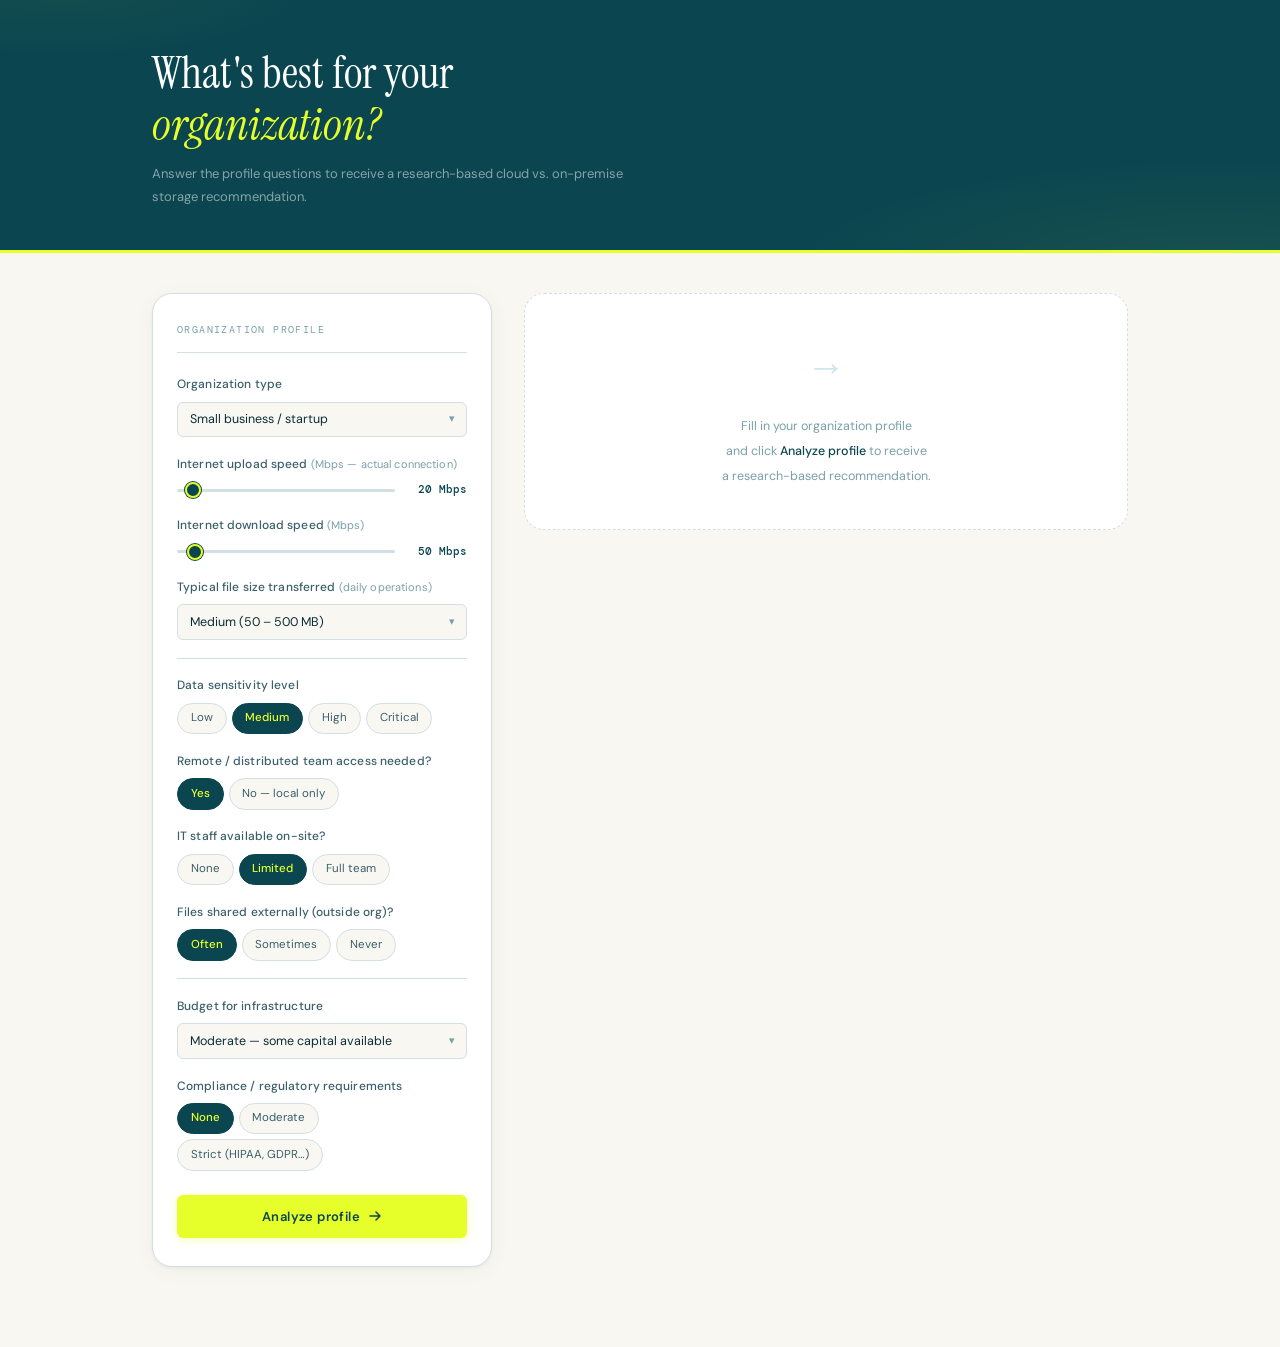
<file: prototype 2/index.html>
<!DOCTYPE html>
<html lang="en">
<head>
  <meta charset="UTF-8">
  <meta name="viewport" content="width=device-width, initial-scale=1.0">
  <title>What's best for your organization?</title>
  <link href="https://fonts.googleapis.com/css2?family=Instrument+Serif:ital@0;1&family=DM+Sans:wght@300;400;500&family=DM+Mono:wght@400;500&display=swap" rel="stylesheet">
  <link rel="stylesheet" href="styles.css">
</head>
<body>

<header>
  <div class="header-inner">
    <h1>What's best for your<br><em>organization?</em></h1>
    <p>Answer the profile questions to receive a research-based cloud vs. on-premise storage recommendation.</p>
  </div>
</header>

<div class="main">

  <!-- LEFT: Input form -->
  <aside class="form-col">
    <div class="panel">
      <div class="panel-title">Organization Profile</div>

      <div class="field">
        <label>Organization type</label>
        <div class="select-wrap">
          <select id="org-type">
            <option value="small">Small business / startup</option>
            <option value="mid">Mid-size organization</option>
            <option value="enterprise">Large enterprise</option>
            <option value="healthcare">Healthcare / clinic</option>
            <option value="academic">Academic / research</option>
            <option value="gov">Government / public sector</option>
          </select>
        </div>
      </div>

      <div class="field">
        <label>Internet upload speed <span>(Mbps — actual connection)</span></label>
        <div class="slider-row">
          <input type="range" id="upload-speed" min="1" max="500" value="20" step="1">
          <span class="slider-val" id="upload-val">20 Mbps</span>
        </div>
      </div>

      <div class="field">
        <label>Internet download speed <span>(Mbps)</span></label>
        <div class="slider-row">
          <input type="range" id="download-speed" min="1" max="1000" value="50" step="1">
          <span class="slider-val" id="download-val">50 Mbps</span>
        </div>
      </div>

      <div class="field">
        <label>Typical file size transferred <span>(daily operations)</span></label>
        <div class="select-wrap">
          <select id="file-size">
            <option value="small">Small (&lt; 50 MB)</option>
            <option value="medium" selected>Medium (50 – 500 MB)</option>
            <option value="large">Large (500 MB – 5 GB)</option>
            <option value="xlarge">Very large (&gt; 5 GB)</option>
          </select>
        </div>
      </div>

      <div class="divider"></div>

      <div class="field">
        <label>Data sensitivity level</label>
        <div class="toggle-group" id="sensitivity">
          <div class="toggle-opt" data-val="low">Low</div>
          <div class="toggle-opt active" data-val="medium">Medium</div>
          <div class="toggle-opt" data-val="high">High</div>
          <div class="toggle-opt" data-val="critical">Critical</div>
        </div>
      </div>

      <div class="field">
        <label>Remote / distributed team access needed?</label>
        <div class="toggle-group" id="remote-access">
          <div class="toggle-opt active" data-val="yes">Yes</div>
          <div class="toggle-opt" data-val="no">No — local only</div>
        </div>
      </div>

      <div class="field">
        <label>IT staff available on-site?</label>
        <div class="toggle-group" id="it-staff">
          <div class="toggle-opt" data-val="none">None</div>
          <div class="toggle-opt active" data-val="limited">Limited</div>
          <div class="toggle-opt" data-val="full">Full team</div>
        </div>
      </div>

      <div class="field">
        <label>Files shared externally (outside org)?</label>
        <div class="toggle-group" id="external-share">
          <div class="toggle-opt active" data-val="often">Often</div>
          <div class="toggle-opt" data-val="sometimes">Sometimes</div>
          <div class="toggle-opt" data-val="never">Never</div>
        </div>
      </div>

      <div class="divider"></div>

      <div class="field">
        <label>Budget for infrastructure</label>
        <div class="select-wrap">
          <select id="budget">
            <option value="minimal">Minimal — prefer low upfront cost</option>
            <option value="moderate" selected>Moderate — some capital available</option>
            <option value="high">High — willing to invest</option>
          </select>
        </div>
      </div>

      <div class="field">
        <label>Compliance / regulatory requirements</label>
        <div class="toggle-group" id="compliance">
          <div class="toggle-opt active" data-val="none">None</div>
          <div class="toggle-opt" data-val="moderate">Moderate</div>
          <div class="toggle-opt" data-val="strict">Strict (HIPAA, GDPR…)</div>
        </div>
      </div>

      <button class="btn-analyze" onclick="analyze()">
        <span>Analyze profile</span>
        <svg width="14" height="14" viewBox="0 0 14 14" fill="none" xmlns="http://www.w3.org/2000/svg">
          <path d="M2 7H12M12 7L8 3M12 7L8 11" stroke="currentColor" stroke-width="1.5" stroke-linecap="round" stroke-linejoin="round"/>
        </svg>
      </button>
    </div>
  </aside>

  <!-- RIGHT: Results -->
  <div class="result-col">
    <div class="placeholder-panel" id="placeholder">
      <div class="placeholder-inner">
        <div class="placeholder-arrow">→</div>
        <div class="placeholder-text">Fill in your organization profile<br>and click <em>Analyze profile</em> to receive<br>a research-based recommendation.</div>
      </div>
    </div>

    <div class="result-panel" id="result-panel">

      <!-- Recommendation header -->
      <div class="result-header">
        <div class="rec-label">Recommendation</div>
        <div id="result-badge" class="result-badge"></div>
        <div id="result-summary" class="result-summary"></div>
      </div>

      <!-- Score bars -->
      <div class="score-section">
        <div class="score-section-label">Comparative scores — your profile</div>
        <div class="score-grid" id="score-grid"></div>
      </div>

      <!-- Privacy & Security findings table -->
      <div class="sec-section">
        <div class="sec-title">Privacy &amp; Security Test Results — Research Findings (Aledon et al., 2026)</div>
        <div class="sec-grid">
          <div class="sec-row header-row">
            <span>Security criterion</span>
            <span>Cloud (G-Drive)</span>
            <span>On-Premise</span>
          </div>
          <div class="sec-row">
            <div class="sec-criterion">Authentication required</div>
            <div class="sec-pill pill-pass">✓ Yes</div>
            <div class="sec-pill pill-pass">✓ Yes</div>
          </div>
          <div class="sec-row">
            <div class="sec-criterion">Incorrect credentials blocked</div>
            <div class="sec-pill pill-pass">✓ Yes</div>
            <div class="sec-pill pill-pass">✓ Yes</div>
          </div>
          <div class="sec-row">
            <div class="sec-criterion">Unauthorized access blocked</div>
            <div class="sec-pill pill-pass">✓ Yes</div>
            <div class="sec-pill pill-pass">✓ Yes</div>
          </div>
          <div class="sec-row">
            <div class="sec-criterion">Access control enforcement</div>
            <div class="sec-pill pill-pass">✓ Enforced</div>
            <div class="sec-pill pill-pass">✓ Enforced</div>
          </div>
          <div class="sec-row">
            <div class="sec-criterion">Permission changes applied</div>
            <div class="sec-pill pill-pass">✓ Yes</div>
            <div class="sec-pill pill-pass">✓ Yes</div>
          </div>
          <div class="sec-row">
            <div class="sec-criterion">Access blocked after revocation</div>
            <div class="sec-pill pill-pass">✓ Yes</div>
            <div class="sec-pill pill-pass">✓ Yes</div>
          </div>
          <div class="sec-row">
            <div class="sec-criterion">Delay before revocation applied</div>
            <div class="sec-pill pill-warn">⚠ Yes — delay</div>
            <div class="sec-pill pill-pass">✓ Instant</div>
          </div>
          <div class="sec-row">
            <div class="sec-criterion">Publicly accessible via link</div>
            <div class="sec-pill pill-fail">✗ Possible</div>
            <div class="sec-pill pill-pass">✓ No</div>
          </div>
          <div class="sec-row">
            <div class="sec-criterion">Login bypass possible</div>
            <div class="sec-pill pill-pass">✓ No</div>
            <div class="sec-pill pill-pass">✓ No</div>
          </div>
          <div class="sec-row">
            <div class="sec-criterion">Deleted file recovery</div>
            <div class="sec-pill pill-fail">✗ Failed</div>
            <div class="sec-pill pill-pass">✓ Successful</div>
          </div>
        </div>
        <div class="sec-note" id="sec-note-text"></div>
      </div>

      <!-- Privacy risk analysis -->
      <div class="risk-section">
        <div class="risk-title">Privacy Risk Analysis — Based on Your Profile</div>
        <div id="risk-list"></div>
      </div>

      <!-- General operational findings -->
      <div class="findings-list">
        <div class="f-title">Operational findings for your profile</div>
        <div id="findings-list"></div>
      </div>

      <div class="ref-note" id="ref-note"></div>
    </div>
  </div>

</div>

<script src="script.js"></script>
</body>
</html>
</file>
<file: prototype 2/styles.css>
/* ============================================================
   Storage Decision Support System — Stylesheet
   Aledon, Ballares & Ronde (2026) · USJ-R Research Prototype
   ============================================================ */

*, *::before, *::after {
  box-sizing: border-box;
  margin: 0;
  padding: 0;
}

:root {
  /* Core brand palette */
  --yellow:       #e6ff2b;
  --yellow-dark:  #b8cc00;
  --yellow-dim:   rgba(230,255,43,0.15);
  --teal:         #0b4650;
  --teal-mid:     #1a6070;
  --teal-light:   #cde5eb;
  --cream:        #f9f7f2;
  --cream-dark:   #eceae3;

  /* Surfaces */
  --bg:           var(--cream);
  --surface:      #ffffff;
  --border:       #d4dfe3;
  --border-strong:#9abcc8;

  /* Text */
  --text:         #0b2d36;
  --text-muted:   #3a5f6a;
  --text-faint:   #7a9faa;

  /* Option palettes */
  --cloud:        #0b4650;
  --cloud-light:  #cde5eb;

  --onprem:       #1a5c3a;
  --onprem-light: #d4eed9;

  --hybrid:       #7a4f1a;
  --hybrid-light: #f5e6cc;

  /* Status */
  --pass:         #1a5c3a;
  --pass-light:   #d4eed9;
  --fail:         #8a2010;
  --fail-light:   #fae8e3;
  --warn:         #7a4f1a;
  --warn-light:   #f5e6cc;

  --radius:       6px;
  --radius-lg:    14px;
  --radius-xl:    20px;
}

/* ── Base ─────────────────────────────────────────────────── */
body {
  font-family: 'DM Sans', sans-serif;
  background: var(--bg);
  color: var(--text);
  min-height: 100vh;
  font-size: 14px;
  line-height: 1.6;
}

/* ── Header ───────────────────────────────────────────────── */
header {
  background: var(--teal);
  color: #ffffff;
  padding: 0;
  position: relative;
  overflow: hidden;
}

header::before {
  content: '';
  position: absolute;
  inset: 0;
  background:
    radial-gradient(ellipse 55% 70% at 95% 105%, rgba(230,255,43,0.06) 0%, transparent 60%),
    radial-gradient(ellipse 35% 50% at 5% -5%, rgba(230,255,43,0.04) 0%, transparent 55%);
  pointer-events: none;
}

/* Yellow accent bar at bottom of header */
header::after {
  content: '';
  position: absolute;
  bottom: 0;
  left: 0;
  right: 0;
  height: 3px;
  background: var(--yellow);
}

.header-inner {
  max-width: 1040px;
  margin: 0 auto;
  padding: 3rem 2rem 2.75rem;
  position: relative;
}

.header-eyebrow {
  font-family: 'DM Mono', monospace;
  font-size: 10px;
  letter-spacing: 0.1em;
  text-transform: uppercase;
  color: rgba(255,255,255,0.38);
  margin-bottom: 0.85rem;
}

header h1 {
  font-family: 'Instrument Serif', serif;
  font-weight: 400;
  font-size: clamp(2rem, 4vw, 2.8rem);
  line-height: 1.15;
  margin-bottom: 0.75rem;
  color: #ffffff;
}

header h1 em {
  font-style: italic;
  color: var(--yellow);
}

header p {
  font-size: 13px;
  color: rgba(255,255,255,0.5);
  max-width: 480px;
  line-height: 1.75;
}

/* ── Main layout ──────────────────────────────────────────── */
.main {
  max-width: 1040px;
  margin: 0 auto;
  padding: 2.5rem 2rem 5rem;
  display: grid;
  grid-template-columns: 340px 1fr;
  gap: 2rem;
  align-items: start;
}

@media (max-width: 760px) {
  .main {
    grid-template-columns: 1fr;
    padding: 1.5rem 1rem 4rem;
    gap: 1.5rem;
  }
}

/* ── Panel ────────────────────────────────────────────────── */
.panel {
  background: var(--surface);
  border: 1px solid var(--border);
  border-radius: var(--radius-xl);
  padding: 1.75rem 1.5rem;
  box-shadow: 0 1px 3px rgba(11,70,80,0.05), 0 4px 20px rgba(11,70,80,0.05);
}

.panel-title {
  font-family: 'DM Mono', monospace;
  font-size: 10px;
  letter-spacing: 0.14em;
  text-transform: uppercase;
  color: var(--text-faint);
  margin-bottom: 1.4rem;
  padding-bottom: 0.9rem;
  border-bottom: 1px solid var(--border);
}

/* ── Divider ──────────────────────────────────────────────── */
.divider {
  height: 1px;
  background: var(--border);
  margin: 0.75rem 0 1.1rem;
}

/* ── Form fields ──────────────────────────────────────────── */
.field {
  margin-bottom: 1.1rem;
}

.field label {
  display: block;
  font-size: 12px;
  font-weight: 500;
  color: var(--text-muted);
  margin-bottom: 0.45rem;
  letter-spacing: 0.01em;
}

.field label span {
  color: var(--text-faint);
  font-size: 11px;
  font-weight: 400;
}

select {
  width: 100%;
  background: var(--cream);
  border: 1px solid var(--border);
  border-radius: var(--radius);
  padding: 0.55rem 2rem 0.55rem 0.75rem;
  font-family: 'DM Sans', sans-serif;
  font-size: 12.5px;
  color: var(--text);
  appearance: none;
  -webkit-appearance: none;
  outline: none;
  transition: border-color 0.15s, background 0.15s;
  cursor: pointer;
}

select:focus {
  border-color: var(--teal-mid);
  background: #fff;
}

.select-wrap {
  position: relative;
}

.select-wrap::after {
  content: '▾';
  position: absolute;
  right: 0.75rem;
  top: 50%;
  transform: translateY(-50%);
  pointer-events: none;
  font-size: 11px;
  color: var(--text-faint);
}

/* ── Sliders ──────────────────────────────────────────────── */
.slider-row {
  display: flex;
  align-items: center;
  gap: 0.75rem;
}

.slider-row input[type="range"] {
  flex: 1;
  -webkit-appearance: none;
  appearance: none;
  height: 3px;
  background: var(--border);
  border-radius: 2px;
  outline: none;
  border: none;
  padding: 0;
  cursor: pointer;
}

.slider-row input[type="range"]::-webkit-slider-thumb {
  -webkit-appearance: none;
  width: 16px;
  height: 16px;
  border-radius: 50%;
  background: var(--teal);
  cursor: pointer;
  border: 2px solid var(--yellow);
  box-shadow: 0 0 0 1px var(--teal);
  transition: transform 0.12s;
}

.slider-row input[type="range"]::-webkit-slider-thumb:hover {
  transform: scale(1.2);
}

.slider-val {
  font-family: 'DM Mono', monospace;
  font-size: 11px;
  min-width: 60px;
  text-align: right;
  color: var(--teal);
  font-weight: 500;
}

/* ── Toggle buttons ───────────────────────────────────────── */
.toggle-group {
  display: flex;
  flex-wrap: wrap;
  gap: 5px;
}

.toggle-opt {
  background: var(--cream);
  border: 1px solid var(--border);
  border-radius: 100px;
  padding: 0.35rem 0.8rem;
  font-size: 11.5px;
  cursor: pointer;
  color: var(--text-muted);
  transition: all 0.15s;
  user-select: none;
  white-space: nowrap;
}

.toggle-opt:hover {
  border-color: var(--teal-light);
  background: var(--teal-light);
  color: var(--teal);
}

.toggle-opt.active {
  background: var(--teal);
  border-color: var(--teal);
  color: var(--yellow);
  font-weight: 500;
}

/* ── Analyze button ───────────────────────────────────────── */
.btn-analyze {
  display: flex;
  align-items: center;
  justify-content: center;
  gap: 8px;
  width: 100%;
  margin-top: 1.5rem;
  padding: 0.8rem 1rem;
  background: var(--yellow);
  color: var(--teal);
  border: none;
  border-radius: var(--radius);
  font-family: 'DM Sans', sans-serif;
  font-size: 13px;
  font-weight: 600;
  letter-spacing: 0.03em;
  cursor: pointer;
  transition: background 0.15s, transform 0.1s, box-shadow 0.15s;
  box-shadow: 0 2px 8px rgba(230,255,43,0.3);
}

.btn-analyze:hover {
  background: #d4f020;
  box-shadow: 0 4px 14px rgba(230,255,43,0.45);
}

.btn-analyze:active {
  transform: scale(0.99);
}

/* ── Result column ────────────────────────────────────────── */
.result-col {
  display: flex;
  flex-direction: column;
  gap: 1rem;
}

.result-panel {
  background: var(--surface);
  border: 1px solid var(--border);
  border-radius: var(--radius-xl);
  overflow: hidden;
  display: none;
  box-shadow: 0 1px 3px rgba(11,70,80,0.05), 0 4px 20px rgba(11,70,80,0.05);
}

.result-panel.show {
  display: block;
}

/* ── Result header ────────────────────────────────────────── */
.result-header {
  padding: 1.6rem 1.75rem 1.4rem;
  background: var(--teal);
  color: #fff;
  position: relative;
}

.result-header::after {
  content: '';
  position: absolute;
  bottom: 0; left: 0; right: 0;
  height: 2px;
  background: var(--yellow);
  opacity: 0.5;
}

.rec-label {
  font-family: 'DM Mono', monospace;
  font-size: 10px;
  letter-spacing: 0.14em;
  text-transform: uppercase;
  color: rgba(255,255,255,0.38);
  margin-bottom: 0.65rem;
}

.result-badge {
  display: inline-flex;
  align-items: center;
  gap: 8px;
  padding: 0.4rem 1rem;
  border-radius: 100px;
  font-size: 12.5px;
  font-weight: 600;
  letter-spacing: 0.02em;
  margin-bottom: 0.8rem;
}

.badge-cloud  { background: var(--yellow);       color: var(--teal);   }
.badge-onprem { background: var(--onprem-light);  color: var(--onprem); }
.badge-hybrid { background: var(--hybrid-light);  color: var(--hybrid); }

.result-summary {
  font-size: 13px;
  color: rgba(255,255,255,0.62);
  line-height: 1.8;
  max-width: 560px;
}

/* ── Score section ────────────────────────────────────────── */
.score-section {
  padding: 1.25rem 1.75rem;
  border-bottom: 1px solid var(--border);
  background: var(--cream);
}

.score-section-label {
  font-family: 'DM Mono', monospace;
  font-size: 10px;
  letter-spacing: 0.12em;
  text-transform: uppercase;
  color: var(--text-faint);
  margin-bottom: 1rem;
}

.score-grid {
  display: grid;
  grid-template-columns: 1fr 1fr;
  gap: 10px;
}

@media (max-width: 560px) {
  .score-grid { grid-template-columns: 1fr; }
}

.score-item {
  background: var(--surface);
  border: 1px solid var(--border);
  border-radius: var(--radius-lg);
  padding: 0.85rem 1rem;
}

.score-item .s-label {
  font-size: 10px;
  font-family: 'DM Mono', monospace;
  color: var(--text-faint);
  margin-bottom: 8px;
  letter-spacing: 0.04em;
  text-transform: uppercase;
}

.bar-pair {
  display: flex;
  flex-direction: column;
  gap: 5px;
  margin-bottom: 5px;
}

.bar-row {
  display: flex;
  align-items: center;
  gap: 7px;
}

.bar-tag {
  font-size: 9.5px;
  color: var(--text-faint);
  width: 46px;
  flex-shrink: 0;
  font-family: 'DM Mono', monospace;
}

.bar-track {
  flex: 1;
  height: 5px;
  background: var(--cream-dark);
  border-radius: 3px;
  overflow: hidden;
}

.bar-fill {
  height: 5px;
  border-radius: 3px;
  transition: width 0.7s cubic-bezier(0.23, 1, 0.32, 1);
}

.bar-fill.cloud-bar  { background: var(--yellow); }
.bar-fill.onprem-bar { background: var(--teal);   }

.bar-num {
  font-size: 10px;
  font-family: 'DM Mono', monospace;
  color: var(--text-muted);
  width: 24px;
  text-align: right;
  font-weight: 500;
}

.score-verdict {
  font-size: 10.5px;
  color: var(--text-faint);
  margin-top: 4px;
  line-height: 1.5;
}

/* ── Security findings table ──────────────────────────────── */
.sec-section {
  padding: 1.25rem 1.75rem;
  border-bottom: 1px solid var(--border);
}

.sec-section .sec-title {
  font-family: 'DM Mono', monospace;
  font-size: 10px;
  letter-spacing: 0.12em;
  text-transform: uppercase;
  color: var(--text-faint);
  margin-bottom: 1rem;
}

.sec-grid {
  display: flex;
  flex-direction: column;
  gap: 5px;
}

.sec-row {
  display: grid;
  grid-template-columns: 1fr 100px 100px;
  gap: 6px;
  align-items: center;
}

.sec-row.header-row {
  margin-bottom: 4px;
  padding-bottom: 6px;
  border-bottom: 1px solid var(--border);
}

.sec-row.header-row span {
  font-family: 'DM Mono', monospace;
  font-size: 9px;
  letter-spacing: 0.08em;
  text-transform: uppercase;
  color: var(--text-faint);
  text-align: center;
}

.sec-row.header-row span:first-child { text-align: left; }

.sec-criterion {
  font-size: 12px;
  color: var(--text-muted);
  line-height: 1.4;
}

.sec-pill {
  font-size: 10.5px;
  padding: 3px 8px;
  border-radius: 100px;
  text-align: center;
  font-weight: 500;
  font-family: 'DM Mono', monospace;
}

.pill-pass { background: var(--pass-light);  color: var(--pass); }
.pill-fail { background: var(--fail-light);  color: var(--fail); }
.pill-warn { background: var(--warn-light);  color: var(--warn); }

.sec-note {
  margin-top: 1rem;
  font-size: 11px;
  color: var(--text-muted);
  line-height: 1.7;
  padding: 0.75rem 1rem;
  background: var(--yellow-dim);
  border-radius: var(--radius);
  border-left: 3px solid var(--yellow-dark);
}

/* ── Privacy risk analysis ────────────────────────────────── */
.risk-section {
  padding: 1.25rem 1.75rem;
  border-bottom: 1px solid var(--border);
}

.risk-section .risk-title {
  font-family: 'DM Mono', monospace;
  font-size: 10px;
  letter-spacing: 0.12em;
  text-transform: uppercase;
  color: var(--text-faint);
  margin-bottom: 0.9rem;
}

.risk-item {
  display: flex;
  gap: 10px;
  margin-bottom: 0.65rem;
  font-size: 12px;
  line-height: 1.65;
  color: var(--text-muted);
}

.risk-dot {
  flex-shrink: 0;
  width: 18px;
  height: 18px;
  border-radius: 50%;
  display: flex;
  align-items: center;
  justify-content: center;
  font-size: 9px;
  margin-top: 1px;
  font-weight: 600;
}

.rd-high { background: var(--fail-light); color: var(--fail); }
.rd-med  { background: var(--warn-light); color: var(--warn); }
.rd-low  { background: var(--pass-light); color: var(--pass); }

/* ── Operational findings ─────────────────────────────────── */
.findings-list {
  padding: 1.25rem 1.75rem;
  border-bottom: 1px solid var(--border);
}

.findings-list .f-title {
  font-family: 'DM Mono', monospace;
  font-size: 10px;
  letter-spacing: 0.12em;
  text-transform: uppercase;
  color: var(--text-faint);
  margin-bottom: 0.9rem;
}

.finding-item {
  display: flex;
  gap: 10px;
  margin-bottom: 0.65rem;
  font-size: 12px;
  line-height: 1.65;
  color: var(--text-muted);
}

.finding-icon {
  flex-shrink: 0;
  width: 18px;
  height: 18px;
  border-radius: 50%;
  display: flex;
  align-items: center;
  justify-content: center;
  font-size: 9px;
  margin-top: 1px;
  font-weight: 600;
}

.fi-pro  { background: var(--pass-light); color: var(--pass); }
.fi-con  { background: var(--fail-light); color: var(--fail); }
.fi-note { background: var(--warn-light); color: var(--warn); }

/* ── Reference note ───────────────────────────────────────── */
.ref-note {
  padding: 1rem 1.75rem;
  font-size: 10.5px;
  color: var(--text-faint);
  line-height: 1.7;
  font-family: 'DM Mono', monospace;
  background: var(--cream);
}

/* ── Placeholder panel ────────────────────────────────────── */
.placeholder-panel {
  background: var(--surface);
  border: 1.5px dashed var(--border);
  border-radius: var(--radius-xl);
  min-height: 220px;
  display: flex;
  align-items: center;
  justify-content: center;
}

.placeholder-inner {
  text-align: center;
  padding: 2.5rem 2rem;
}

.placeholder-arrow {
  font-family: 'Instrument Serif', serif;
  font-size: 2.5rem;
  color: var(--teal-light);
  margin-bottom: 1rem;
  display: block;
}

.placeholder-text {
  font-size: 12.5px;
  color: var(--text-faint);
  line-height: 2;
}

.placeholder-text em {
  font-style: normal;
  color: var(--teal);
  font-weight: 500;
}
</file>
